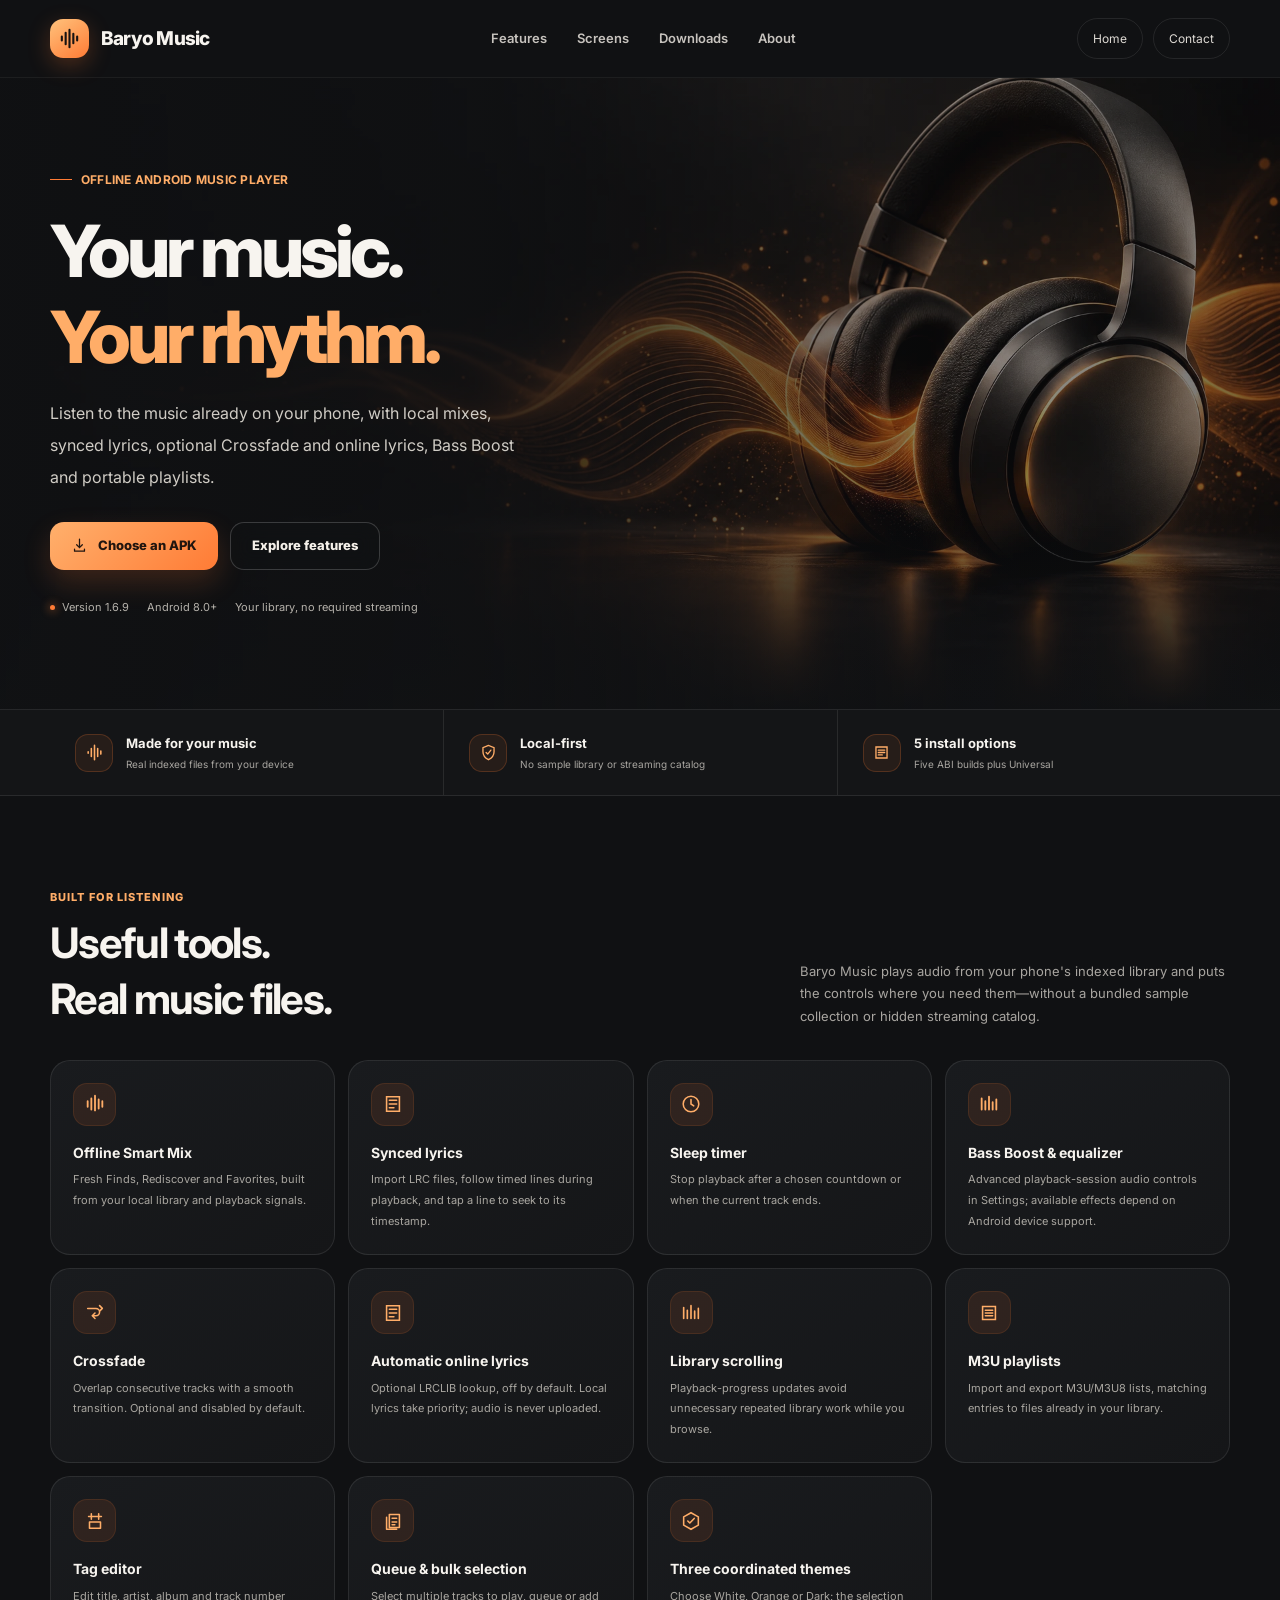
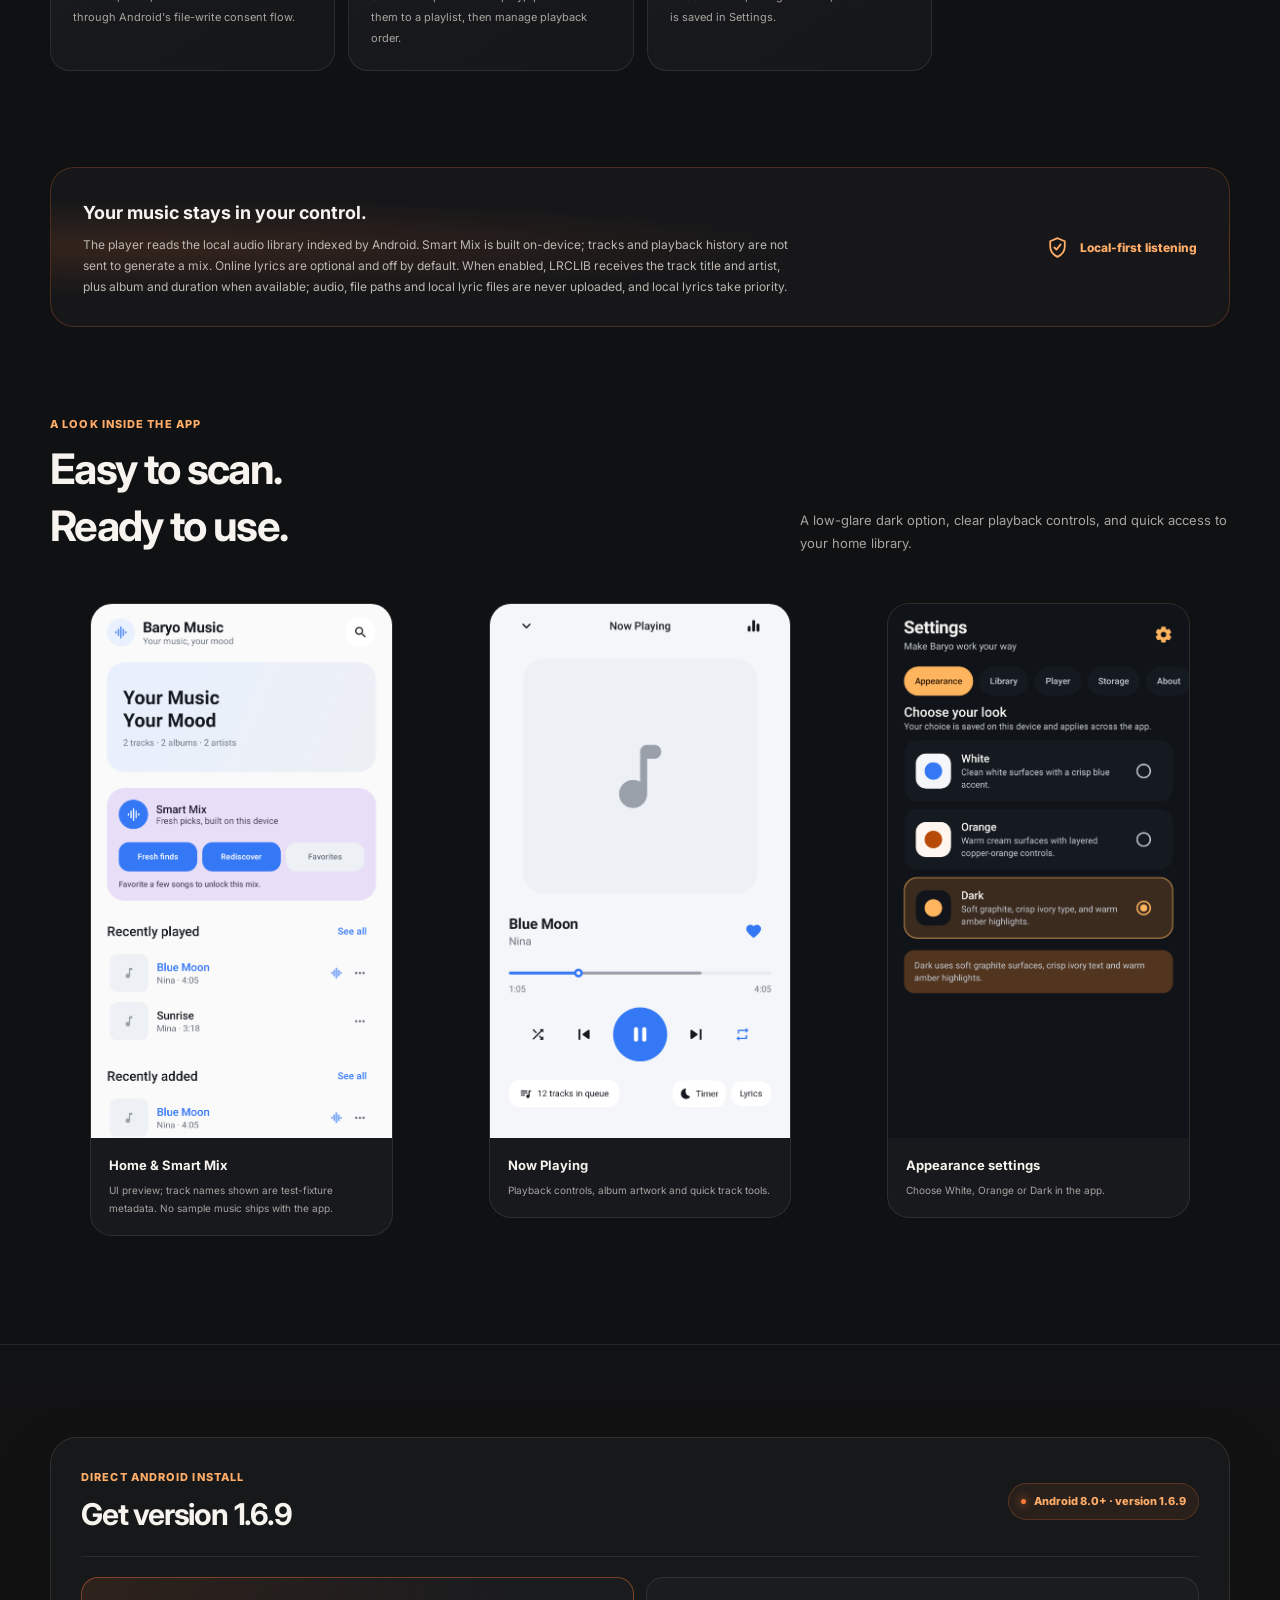
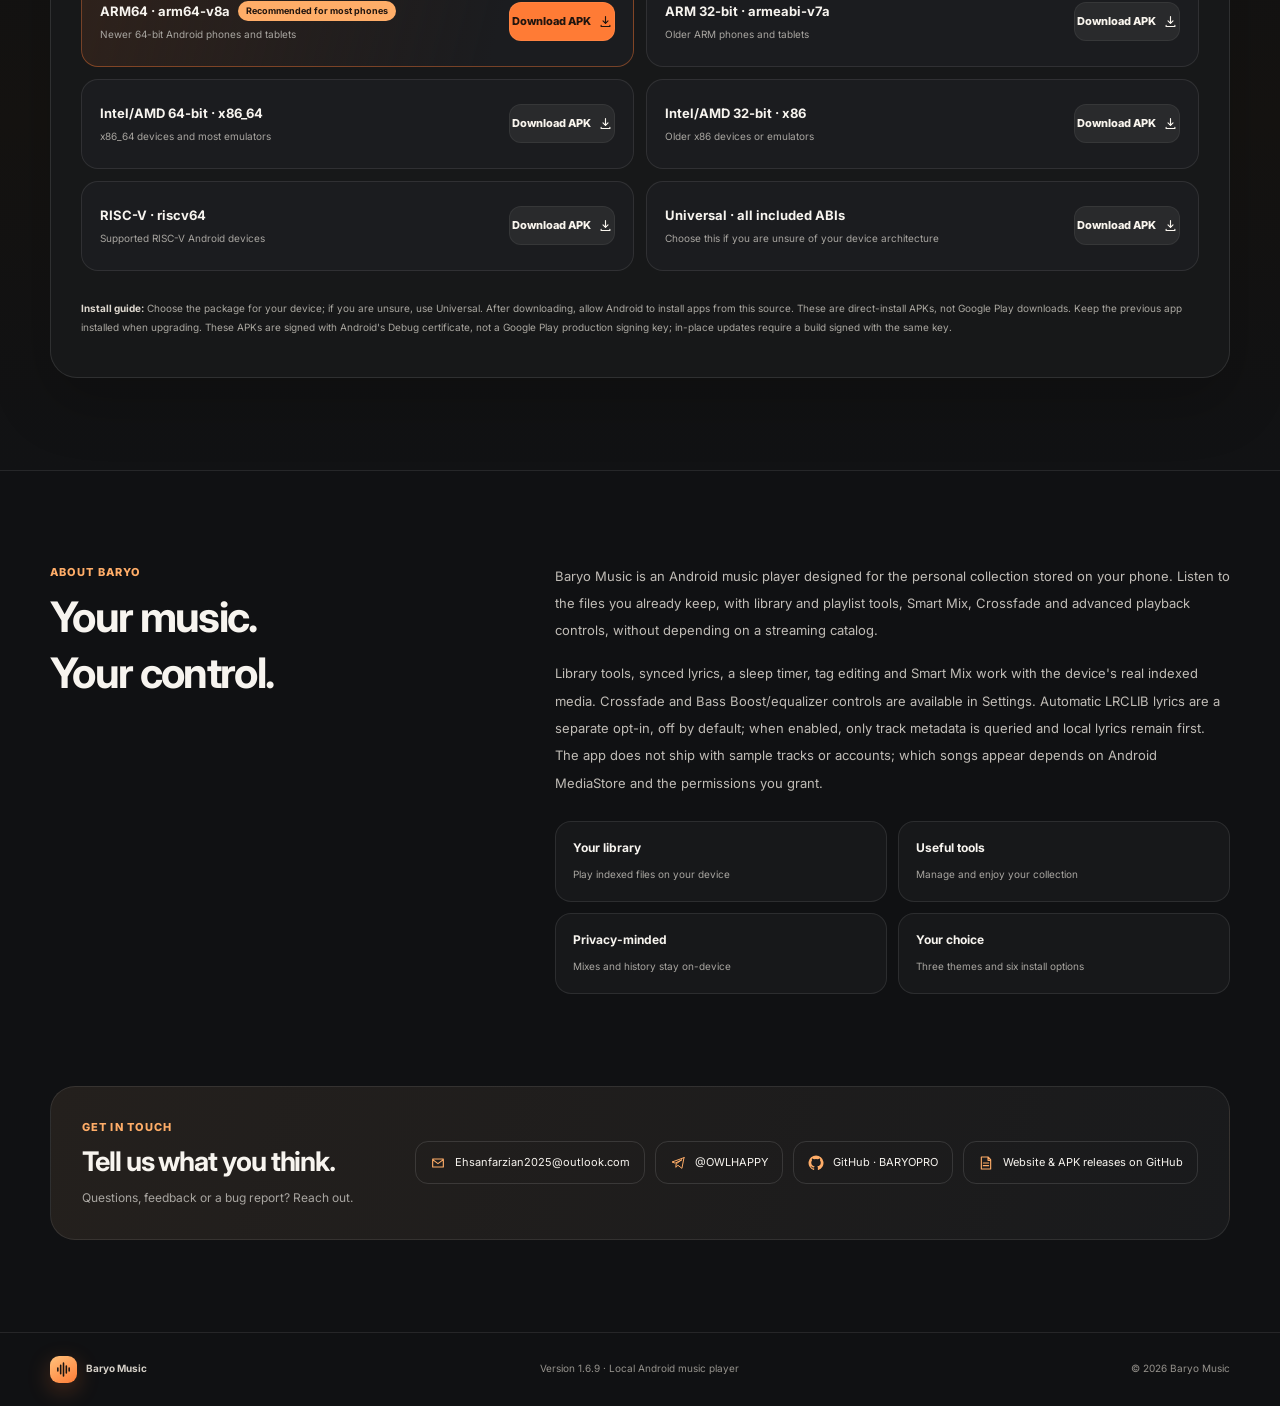
<file: docs/index.html>
<!doctype html>
<html lang="en" dir="ltr">
<head>
  <meta charset="utf-8">
  <meta name="viewport" content="width=device-width, initial-scale=1">
  <meta name="theme-color" content="#111214">
  <title>Baryo Music — Offline Android Music Player</title>
  <meta name="description" content="Baryo Music is a local-first Android player with optional Crossfade and online lyrics, Bass Boost, an equalizer, Smart Mix and playlist tools.">
  <meta name="keywords" content="Baryo Music, Android music player, offline music player, local music library, Smart Mix, M3U playlists">
  <meta property="og:type" content="website">
  <meta property="og:site_name" content="Baryo Music">
  <meta property="og:title" content="Baryo Music — Your music. Your rhythm.">
  <meta property="og:description" content="A local-first Android music player with optional Crossfade and LRCLIB lyrics, Bass Boost, an equalizer and no required streaming catalog.">
  <meta property="og:image" content="https://raw.githubusercontent.com/BARYOPRO/BaryoMusic/main/docs/media/baryo-music-poster.webp">
  <meta name="twitter:card" content="summary_large_image">
  <meta name="twitter:title" content="Baryo Music — Offline Android Music Player">
  <meta name="twitter:description" content="Your library, your controls. Listen locally, with no required streaming catalog.">
  <meta name="twitter:image" content="https://raw.githubusercontent.com/BARYOPRO/BaryoMusic/main/docs/media/baryo-music-poster.webp">
  <link rel="icon" href="favicon.svg" type="image/svg+xml">
  <link rel="preconnect" href="https://fonts.googleapis.com">
  <link rel="preconnect" href="https://fonts.gstatic.com" crossorigin>
  <link href="https://fonts.googleapis.com/css2?family=Inter:wght@400;500;600;700;800&amp;family=Vazirmatn:wght@400;500;600;700;800&amp;display=swap" rel="stylesheet">
  <link rel="stylesheet" href="styles.css">
</head>
<body>
  <header class="topbar">
    <nav class="nav shell" aria-label="Primary navigation">
      <a class="brand" href="#top" aria-label="Baryo Music home">
        <span class="brand-mark" aria-hidden="true"><svg viewBox="0 0 24 24" fill="none"><path d="M4 10v4M8 6v12M12 3v18M16 7v10M20 10v4" stroke="currentColor" stroke-width="2.2" stroke-linecap="round"/></svg></span>
        <span>Baryo Music</span>
      </a>
      <div class="nav-links"><a href="#features">Features</a><a href="#screens">Screens</a><a href="#downloads">Downloads</a><a href="#about">About</a></div>
      <div class="nav-actions"><a class="nav-contact" href="#top" aria-label="Baryo Music home">Home</a><a class="nav-contact" href="#contact">Contact</a></div>
    </nav>
  </header>

  <main id="top">
    <section class="hero" aria-labelledby="hero-title">
      <div class="hero-inner shell">
        <div class="hero-copy">
          <div class="eyebrow">OFFLINE ANDROID MUSIC PLAYER</div>
          <h1 id="hero-title">Your music.<br><span>Your rhythm.</span></h1>
          <p class="hero-lead">Listen to the music already on your phone, with local mixes, synced lyrics, optional Crossfade and online lyrics, Bass Boost and portable playlists.</p>
          <div class="hero-buttons">
            <a class="button button-primary" href="#downloads"><svg viewBox="0 0 24 24" fill="none" aria-hidden="true"><path d="M12 3v12m0 0 4-4m-4 4-4-4M5 17v3h14v-3" stroke="currentColor" stroke-width="1.8" stroke-linecap="round" stroke-linejoin="round"/></svg>Choose an APK</a>
            <a class="button button-quiet" href="#features">Explore features</a>
          </div>
          <div class="hero-meta"><span><i class="dot"></i>Version 1.6.9</span><span>Android 8.0+</span><span>Your library, no required streaming</span></div>
        </div>
      </div>
    </section>

    <div class="quick-strip" aria-label="Key facts">
      <div class="quick-grid shell">
        <div class="quick-item"><span class="quick-icon"><svg viewBox="0 0 24 24" fill="none"><path d="M4 11v2m4-6v10m4-14v18m4-14v10m4-7v4" stroke="currentColor" stroke-width="2" stroke-linecap="round"/></svg></span><div><strong>Made for your music</strong><small>Real indexed files from your device</small></div></div>
        <div class="quick-item"><span class="quick-icon"><svg viewBox="0 0 24 24" fill="none"><path d="M12 3 5 6v5c0 5 3 8 7 10 4-2 7-5 7-10V6l-7-3Z" stroke="currentColor" stroke-width="1.7"/><path d="m9 12 2 2 4-5" stroke="currentColor" stroke-width="1.7" stroke-linecap="round" stroke-linejoin="round"/></svg></span><div><strong>Local-first</strong><small>No sample library or streaming catalog</small></div></div>
        <div class="quick-item"><span class="quick-icon"><svg viewBox="0 0 24 24" fill="none"><path d="M5 5h14v14H5zM8 9h8M8 12h8M8 15h5" stroke="currentColor" stroke-width="1.7" stroke-linecap="round"/></svg></span><div><strong>5 install options</strong><small>Five ABI builds plus Universal</small></div></div>
      </div>
    </div>

    <section class="section shell" id="features" aria-labelledby="features-title">
      <div class="section-head">
        <div><div class="section-kicker">BUILT FOR LISTENING</div><h2 id="features-title">Useful tools.<br>Real music files.</h2></div>
        <p class="section-intro">Baryo Music plays audio from your phone's indexed library and puts the controls where you need them—without a bundled sample collection or hidden streaming catalog.</p>
      </div>
      <div class="feature-grid">
        <article class="feature-card"><span class="feature-icon"><svg viewBox="0 0 24 24" fill="none"><path d="M4 15V9m4 9V6m4 13V3m4 14V7m4 8v-6" stroke="currentColor" stroke-width="2" stroke-linecap="round"/></svg></span><h3>Offline Smart Mix</h3><p>Fresh Finds, Rediscover and Favorites, built from your local library and playback signals.</p></article>
        <article class="feature-card"><span class="feature-icon"><svg viewBox="0 0 24 24" fill="none"><path d="M5 4h14v16H5zM8 8h8M8 12h8M8 16h5" stroke="currentColor" stroke-width="1.7" stroke-linecap="round"/></svg></span><h3>Synced lyrics</h3><p>Import LRC files, follow timed lines during playback, and tap a line to seek to its timestamp.</p></article>
        <article class="feature-card"><span class="feature-icon"><svg viewBox="0 0 24 24" fill="none"><circle cx="12" cy="12" r="8.5" stroke="currentColor" stroke-width="1.7"/><path d="M12 7v5l3 2" stroke="currentColor" stroke-width="1.7" stroke-linecap="round"/></svg></span><h3>Sleep timer</h3><p>Stop playback after a chosen countdown or when the current track ends.</p></article>
        <article class="feature-card"><span class="feature-icon"><svg viewBox="0 0 24 24" fill="none"><path d="M4 18V6m4 12V9m4 9V4m4 14v-8m4 8V7" stroke="currentColor" stroke-width="2" stroke-linecap="round"/></svg></span><h3>Bass Boost &amp; equalizer</h3><p>Advanced playback-session audio controls in Settings; available effects depend on Android device support.</p></article>
        <article class="feature-card"><span class="feature-icon"><svg viewBox="0 0 24 24" fill="none"><path d="M4 7h9a4 4 0 0 1 0 8H9m0 0 3-3m-3 3 3 3M20 7l-3-3m3 3-3 3" stroke="currentColor" stroke-width="1.7" stroke-linecap="round" stroke-linejoin="round"/></svg></span><h3>Crossfade</h3><p>Overlap consecutive tracks with a smooth transition. Optional and disabled by default.</p></article>
        <article class="feature-card"><span class="feature-icon"><svg viewBox="0 0 24 24" fill="none"><path d="M5 4h14v16H5zM8 8h8M8 12h8M8 16h5" stroke="currentColor" stroke-width="1.7" stroke-linecap="round"/></svg></span><h3>Automatic online lyrics</h3><p>Optional LRCLIB lookup, off by default. Local lyrics take priority; audio is never uploaded.</p></article>
        <article class="feature-card"><span class="feature-icon"><svg viewBox="0 0 24 24" fill="none"><path d="M4 18V6m4 12V9m4 9V4m4 14v-8m4 8V7" stroke="currentColor" stroke-width="1.8" stroke-linecap="round"/></svg></span><h3>Library scrolling</h3><p>Playback-progress updates avoid unnecessary repeated library work while you browse.</p></article>
        <article class="feature-card"><span class="feature-icon"><svg viewBox="0 0 24 24" fill="none"><path d="M5 5h14v14H5zM8 9h8M8 12h8M8 15h8" stroke="currentColor" stroke-width="1.7" stroke-linecap="round"/></svg></span><h3>M3U playlists</h3><p>Import and export M3U/M3U8 lists, matching entries to files already in your library.</p></article>
        <article class="feature-card"><span class="feature-icon"><svg viewBox="0 0 24 24" fill="none"><path d="M5 7h14M8 4v6m8-6v6M6 13h12v7H6z" stroke="currentColor" stroke-width="1.7" stroke-linecap="round" stroke-linejoin="round"/></svg></span><h3>Tag editor</h3><p>Edit title, artist, album and track number through Android's file-write consent flow.</p></article>
        <article class="feature-card"><span class="feature-icon"><svg viewBox="0 0 24 24" fill="none"><path d="M8 5h11v14H8zM5 8v13h11M11 9h5m-5 4h5m-5 3h3" stroke="currentColor" stroke-width="1.7" stroke-linecap="round" stroke-linejoin="round"/></svg></span><h3>Queue &amp; bulk selection</h3><p>Select multiple tracks to play, queue or add them to a playlist, then manage playback order.</p></article>
        <article class="feature-card"><span class="feature-icon"><svg viewBox="0 0 24 24" fill="none"><path d="M12 3 20 7.5v9L12 21l-8-4.5v-9L12 3Z" stroke="currentColor" stroke-width="1.7"/><path d="m8.5 12 2.2 2.2 4.8-5" stroke="currentColor" stroke-width="1.7" stroke-linecap="round" stroke-linejoin="round"/></svg></span><h3>Three coordinated themes</h3><p>Choose White, Orange or Dark; the selection is saved in Settings.</p></article>
      </div>
    </section>

    <section class="privacy-band shell" aria-label="Privacy and local library">
      <div class="privacy-panel"><div><h3>Your music stays in your control.</h3><p>The player reads the local audio library indexed by Android. Smart Mix is built on-device; tracks and playback history are not sent to generate a mix. Online lyrics are optional and off by default. When enabled, LRCLIB receives the track title and artist, plus album and duration when available; audio, file paths and local lyric files are never uploaded, and local lyrics take priority.</p></div><div class="privacy-badge"><svg viewBox="0 0 24 24" fill="none" aria-hidden="true"><path d="M12 3 5 6v5c0 5 3 8 7 10 4-2 7-5 7-10V6l-7-3Z" stroke="currentColor" stroke-width="1.7"/><path d="m9 12 2 2 4-5" stroke="currentColor" stroke-width="1.7" stroke-linecap="round" stroke-linejoin="round"/></svg>Local-first listening</div></div>
    </section>

    <section class="section shell" id="screens" aria-labelledby="screens-title" style="padding-top:0">
      <div class="section-head"><div><div class="section-kicker">A LOOK INSIDE THE APP</div><h2 id="screens-title">Easy to scan.<br>Ready to use.</h2></div><p class="section-intro">A low-glare dark option, clear playback controls, and quick access to your home library.</p></div>
      <div class="previews">
        <figure class="preview-card"><div class="preview-frame"><img src="media/home-preview.png" alt="Baryo Music home screen with the Smart Mix card"></div><figcaption class="preview-caption"><strong>Home &amp; Smart Mix</strong><span>UI preview; track names shown are test-fixture metadata. No sample music ships with the app.</span></figcaption></figure>
        <figure class="preview-card"><div class="preview-frame"><img src="media/now-playing-preview.png" alt="Baryo Music Now Playing screen"></div><figcaption class="preview-caption"><strong>Now Playing</strong><span>Playback controls, album artwork and quick track tools.</span></figcaption></figure>
        <figure class="preview-card"><div class="preview-frame"><img src="media/dark-theme-preview.png" alt="Baryo Music appearance settings showing the Dark theme"></div><figcaption class="preview-caption"><strong>Appearance settings</strong><span>Choose White, Orange or Dark in the app.</span></figcaption></figure>
      </div>
    </section>

    <section class="downloads" id="downloads" aria-labelledby="downloads-title">
      <div class="shell"><div class="download-panel">
        <div class="download-top"><div><div class="section-kicker">DIRECT ANDROID INSTALL</div><h2 id="downloads-title">Get version 1.6.9</h2></div><span class="version-pill"><i class="dot"></i>Android 8.0+ · version 1.6.9</span></div>
        <div class="download-grid">
          <article class="download-card featured"><div class="download-info"><strong>ARM64 · arm64-v8a <span class="recommended">Recommended for most phones</span></strong><small>Newer 64-bit Android phones and tablets</small></div><a class="download-action" href="https://github.com/BARYOPRO/BaryoMusic/releases/download/v1.6.9/BaryoMusic-1.6.9-arm64-v8a-release.apk" download aria-label="Download Baryo Music version 1.6.9 for arm64-v8a">Download APK <svg viewBox="0 0 24 24" fill="none" aria-hidden="true"><path d="M12 4v11m0 0 4-4m-4 4-4-4M5 18v2h14v-2" stroke="currentColor" stroke-width="1.8" stroke-linecap="round" stroke-linejoin="round"/></svg></a></article>
          <article class="download-card"><div class="download-info"><strong>ARM 32-bit · armeabi-v7a</strong><small>Older ARM phones and tablets</small></div><a class="download-action" href="https://github.com/BARYOPRO/BaryoMusic/releases/download/v1.6.9/BaryoMusic-1.6.9-armeabi-v7a-release.apk" download aria-label="Download Baryo Music version 1.6.9 for armeabi-v7a">Download APK <svg viewBox="0 0 24 24" fill="none" aria-hidden="true"><path d="M12 4v11m0 0 4-4m-4 4-4-4M5 18v2h14v-2" stroke="currentColor" stroke-width="1.8" stroke-linecap="round" stroke-linejoin="round"/></svg></a></article>
          <article class="download-card"><div class="download-info"><strong>Intel/AMD 64-bit · x86_64</strong><small>x86_64 devices and most emulators</small></div><a class="download-action" href="https://github.com/BARYOPRO/BaryoMusic/releases/download/v1.6.9/BaryoMusic-1.6.9-x86_64-release.apk" download aria-label="Download Baryo Music version 1.6.9 for x86_64">Download APK <svg viewBox="0 0 24 24" fill="none" aria-hidden="true"><path d="M12 4v11m0 0 4-4m-4 4-4-4M5 18v2h14v-2" stroke="currentColor" stroke-width="1.8" stroke-linecap="round" stroke-linejoin="round"/></svg></a></article>
          <article class="download-card"><div class="download-info"><strong>Intel/AMD 32-bit · x86</strong><small>Older x86 devices or emulators</small></div><a class="download-action" href="https://github.com/BARYOPRO/BaryoMusic/releases/download/v1.6.9/BaryoMusic-1.6.9-x86-release.apk" download aria-label="Download Baryo Music version 1.6.9 for x86">Download APK <svg viewBox="0 0 24 24" fill="none" aria-hidden="true"><path d="M12 4v11m0 0 4-4m-4 4-4-4M5 18v2h14v-2" stroke="currentColor" stroke-width="1.8" stroke-linecap="round" stroke-linejoin="round"/></svg></a></article>
          <article class="download-card"><div class="download-info"><strong>RISC-V · riscv64</strong><small>Supported RISC-V Android devices</small></div><a class="download-action" href="https://github.com/BARYOPRO/BaryoMusic/releases/download/v1.6.9/BaryoMusic-1.6.9-riscv64-release.apk" download aria-label="Download Baryo Music version 1.6.9 for riscv64">Download APK <svg viewBox="0 0 24 24" fill="none" aria-hidden="true"><path d="M12 4v11m0 0 4-4m-4 4-4-4M5 18v2h14v-2" stroke="currentColor" stroke-width="1.8" stroke-linecap="round" stroke-linejoin="round"/></svg></a></article>
          <article class="download-card"><div class="download-info"><strong>Universal · all included ABIs</strong><small>Choose this if you are unsure of your device architecture</small></div><a class="download-action" href="https://github.com/BARYOPRO/BaryoMusic/releases/download/v1.6.9/BaryoMusic-1.6.9-universal-release.apk" download aria-label="Download the universal Baryo Music version 1.6.9 APK">Download APK <svg viewBox="0 0 24 24" fill="none" aria-hidden="true"><path d="M12 4v11m0 0 4-4m-4 4-4-4M5 18v2h14v-2" stroke="currentColor" stroke-width="1.8" stroke-linecap="round" stroke-linejoin="round"/></svg></a></article>
        </div>
        <p class="download-note"><strong>Install guide:</strong> Choose the package for your device; if you are unsure, use Universal. After downloading, allow Android to install apps from this source. These are direct-install APKs, not Google Play downloads. Keep the previous app installed when upgrading. These APKs are signed with Android's Debug certificate, not a Google Play production signing key; in-place updates require a build signed with the same key.</p>
      </div></div>
    </section>

    <section class="section shell" id="about" aria-labelledby="about-title">
      <div class="about-grid"><div class="about-title"><div class="section-kicker">ABOUT BARYO</div><h2 id="about-title">Your music.<br>Your control.</h2></div><div class="about-copy"><p>Baryo Music is an Android music player designed for the personal collection stored on your phone. Listen to the files you already keep, with library and playlist tools, Smart Mix, Crossfade and advanced playback controls, without depending on a streaming catalog.</p><p>Library tools, synced lyrics, a sleep timer, tag editing and Smart Mix work with the device's real indexed media. Crossfade and Bass Boost/equalizer controls are available in Settings. Automatic LRCLIB lyrics are a separate opt-in, off by default; when enabled, only track metadata is queried and local lyrics remain first. The app does not ship with sample tracks or accounts; which songs appear depends on Android MediaStore and the permissions you grant.</p><div class="about-values"><div class="value"><strong>Your library</strong><span>Play indexed files on your device</span></div><div class="value"><strong>Useful tools</strong><span>Manage and enjoy your collection</span></div><div class="value"><strong>Privacy-minded</strong><span>Mixes and history stay on-device</span></div><div class="value"><strong>Your choice</strong><span>Three themes and six install options</span></div></div></div></div>
    </section>

    <section class="contact-section shell" id="contact" aria-labelledby="contact-title">
      <div class="contact-box"><div><div class="section-kicker">GET IN TOUCH</div><h2 id="contact-title">Tell us what you think.</h2><p>Questions, feedback or a bug report? Reach out.</p></div><div class="contact-links">
        <a class="contact-link" href="mailto:Ehsanfarzian2025@outlook.com" aria-label="Email Ehsanfarzian2025@outlook.com"><svg viewBox="0 0 24 24" fill="none" aria-hidden="true"><path d="M4 6h16v12H4zM4 7l8 6 8-6" stroke="currentColor" stroke-width="1.7" stroke-linecap="round" stroke-linejoin="round"/></svg>Ehsanfarzian2025@outlook.com</a>
        <a class="contact-link" href="https://t.me/OWLHAPPY" target="_blank" rel="noopener noreferrer" aria-label="Contact OWLHAPPY on Telegram"><svg viewBox="0 0 24 24" fill="none" aria-hidden="true"><path d="m21 4-3.1 16-6-4.6-3.2 3.1.6-5.3L18 7l-10.3 5.2L3 10.5 21 4Z" stroke="currentColor" stroke-width="1.5" stroke-linecap="round" stroke-linejoin="round"/></svg>@OWLHAPPY</a>
        <a class="contact-link" href="https://github.com/BARYOPRO" target="_blank" rel="noopener noreferrer" aria-label="BARYOPRO GitHub profile"><svg viewBox="0 0 24 24" fill="none" aria-hidden="true"><path d="M12 .8a11.2 11.2 0 0 0-3.54 21.83c.56.1.77-.25.77-.54v-2.08c-3.12.67-3.78-1.33-3.78-1.33-.51-1.3-1.24-1.66-1.24-1.66-1.02-.7.07-.69.07-.69 1.12.08 1.71 1.15 1.71 1.15 1 1.7 2.62 1.22 3.26.93.1-.72.39-1.22.71-1.5-2.49-.28-5.1-1.25-5.1-5.55 0-1.23.44-2.23 1.15-3.01-.11-.28-.5-1.42.11-2.96 0 0 .94-.3 3.08 1.17a10.7 10.7 0 0 1 5.6 0c2.14-1.47 3.08-1.17 3.08-1.17.62 1.54.23 2.68.12 2.96.72.78 1.15 1.78 1.15 3.01 0 4.31-2.62 5.27-5.12 5.55.4.34.77 1.04.77 2.09v3.1c0 .3.2.65.77.54A11.2 11.2 0 0 0 12 .8Z" fill="currentColor"/></svg>GitHub · BARYOPRO</a><a class="contact-link" href="https://github.com/BARYOPRO/BaryoMusic" target="_blank" rel="noopener noreferrer" aria-label="Baryo Music website and APK releases on GitHub"><svg viewBox="0 0 24 24" fill="none" aria-hidden="true"><path d="M5 3h10l4 4v14H5zM15 3v5h4M8 12h8M8 16h8" stroke="currentColor" stroke-width="1.7" stroke-linecap="round" stroke-linejoin="round"/></svg>Website &amp; APK releases on GitHub</a>
      </div></div>
    </section>
  </main>

  <footer><div class="footer-inner shell"><a class="footer-brand" href="#top"><span class="brand-mark" aria-hidden="true"><svg viewBox="0 0 24 24" fill="none"><path d="M4 10v4M8 6v12M12 3v18M16 7v10M20 10v4" stroke="currentColor" stroke-width="2.2" stroke-linecap="round"/></svg></span>Baryo Music</a><span>Version 1.6.9 · Local Android music player</span><span>© 2026 Baryo Music</span></div></footer>
  <a class="button button-primary mobile-cta" href="#downloads">Get version 1.6.9</a>
</body>
</html>
</file>
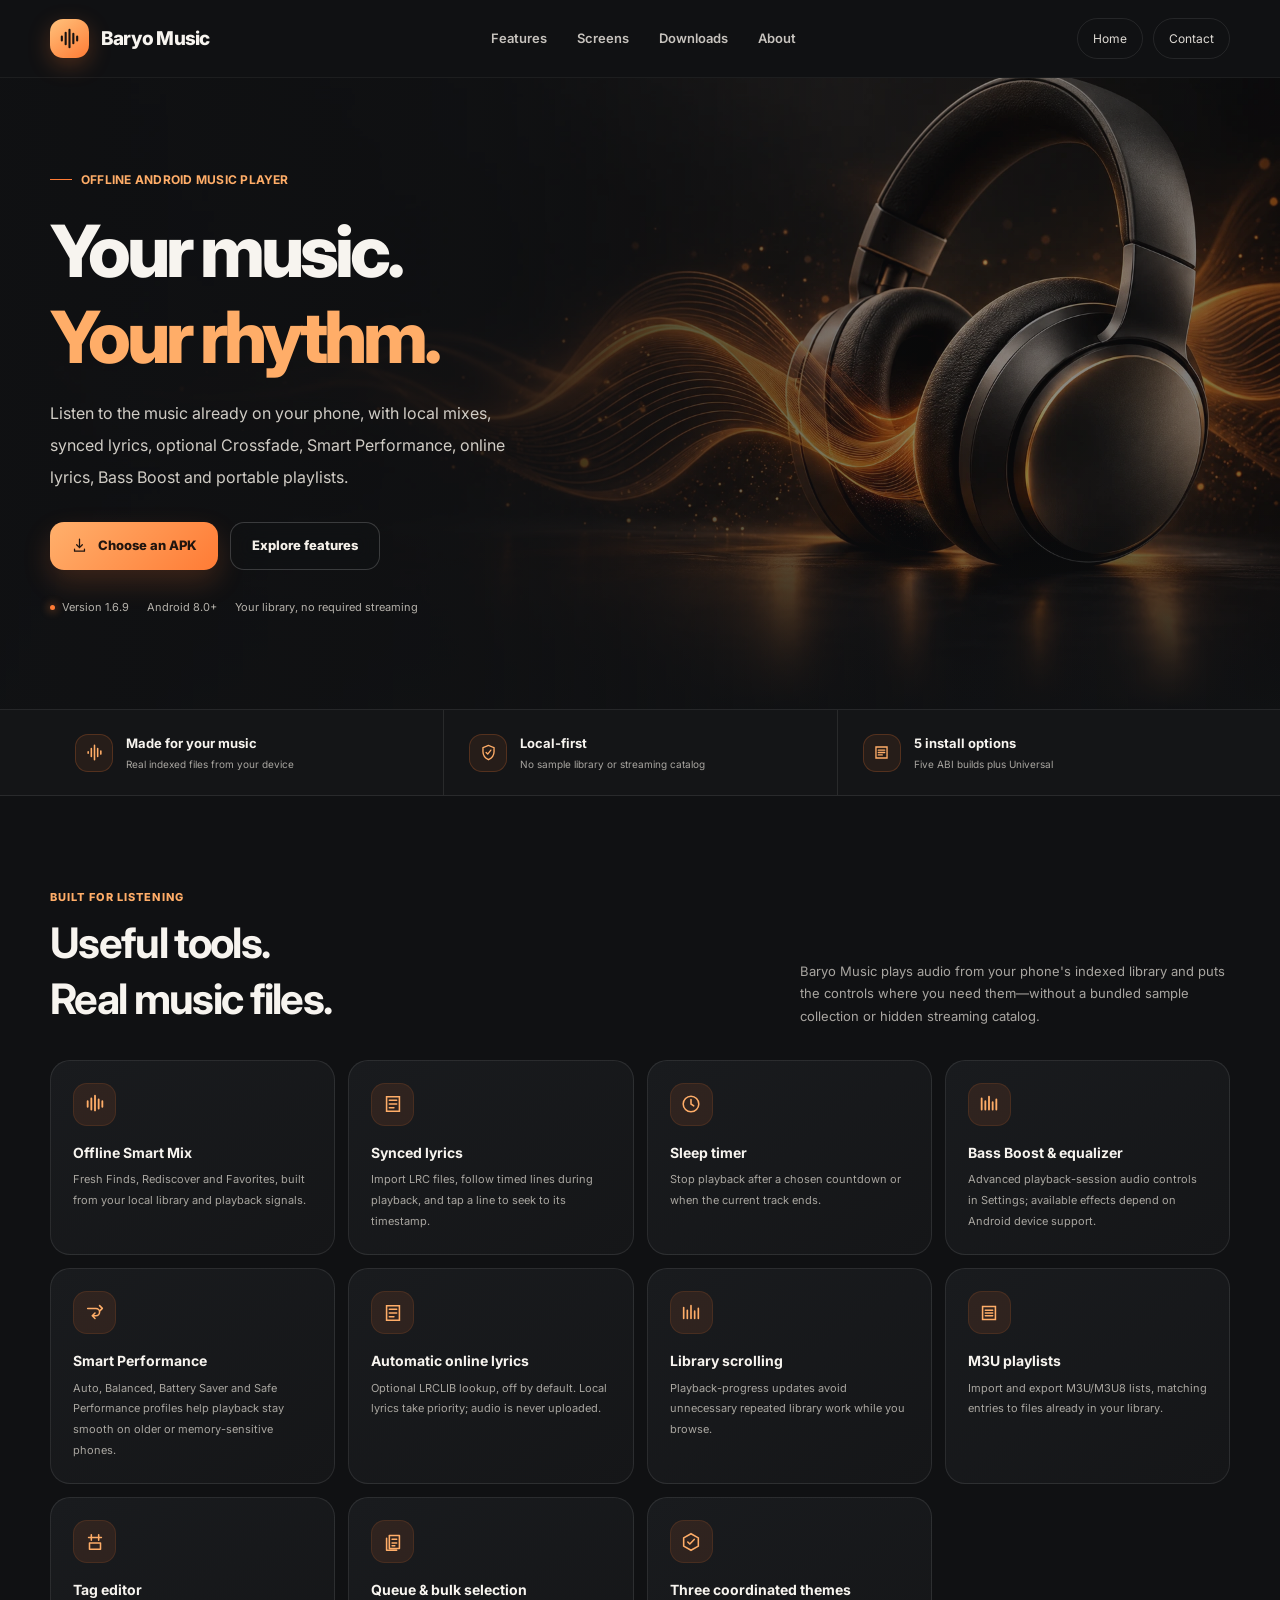
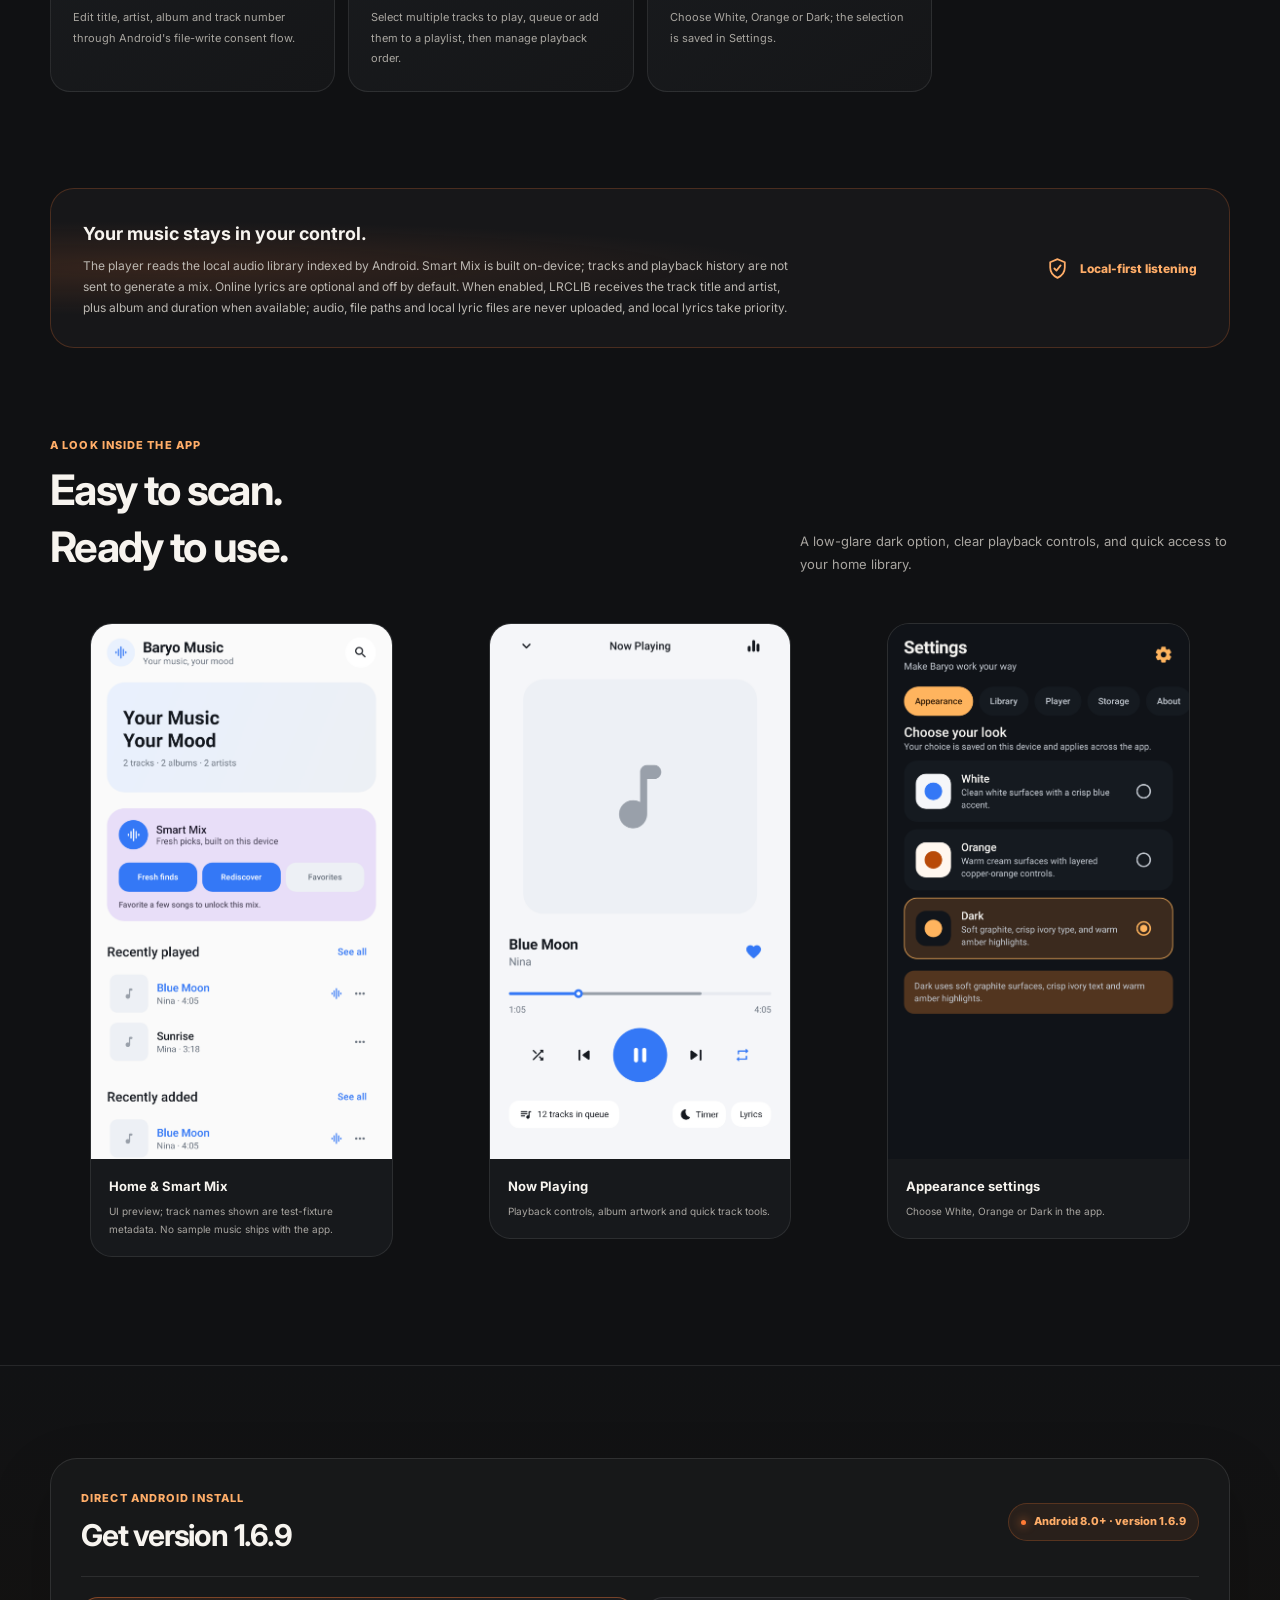
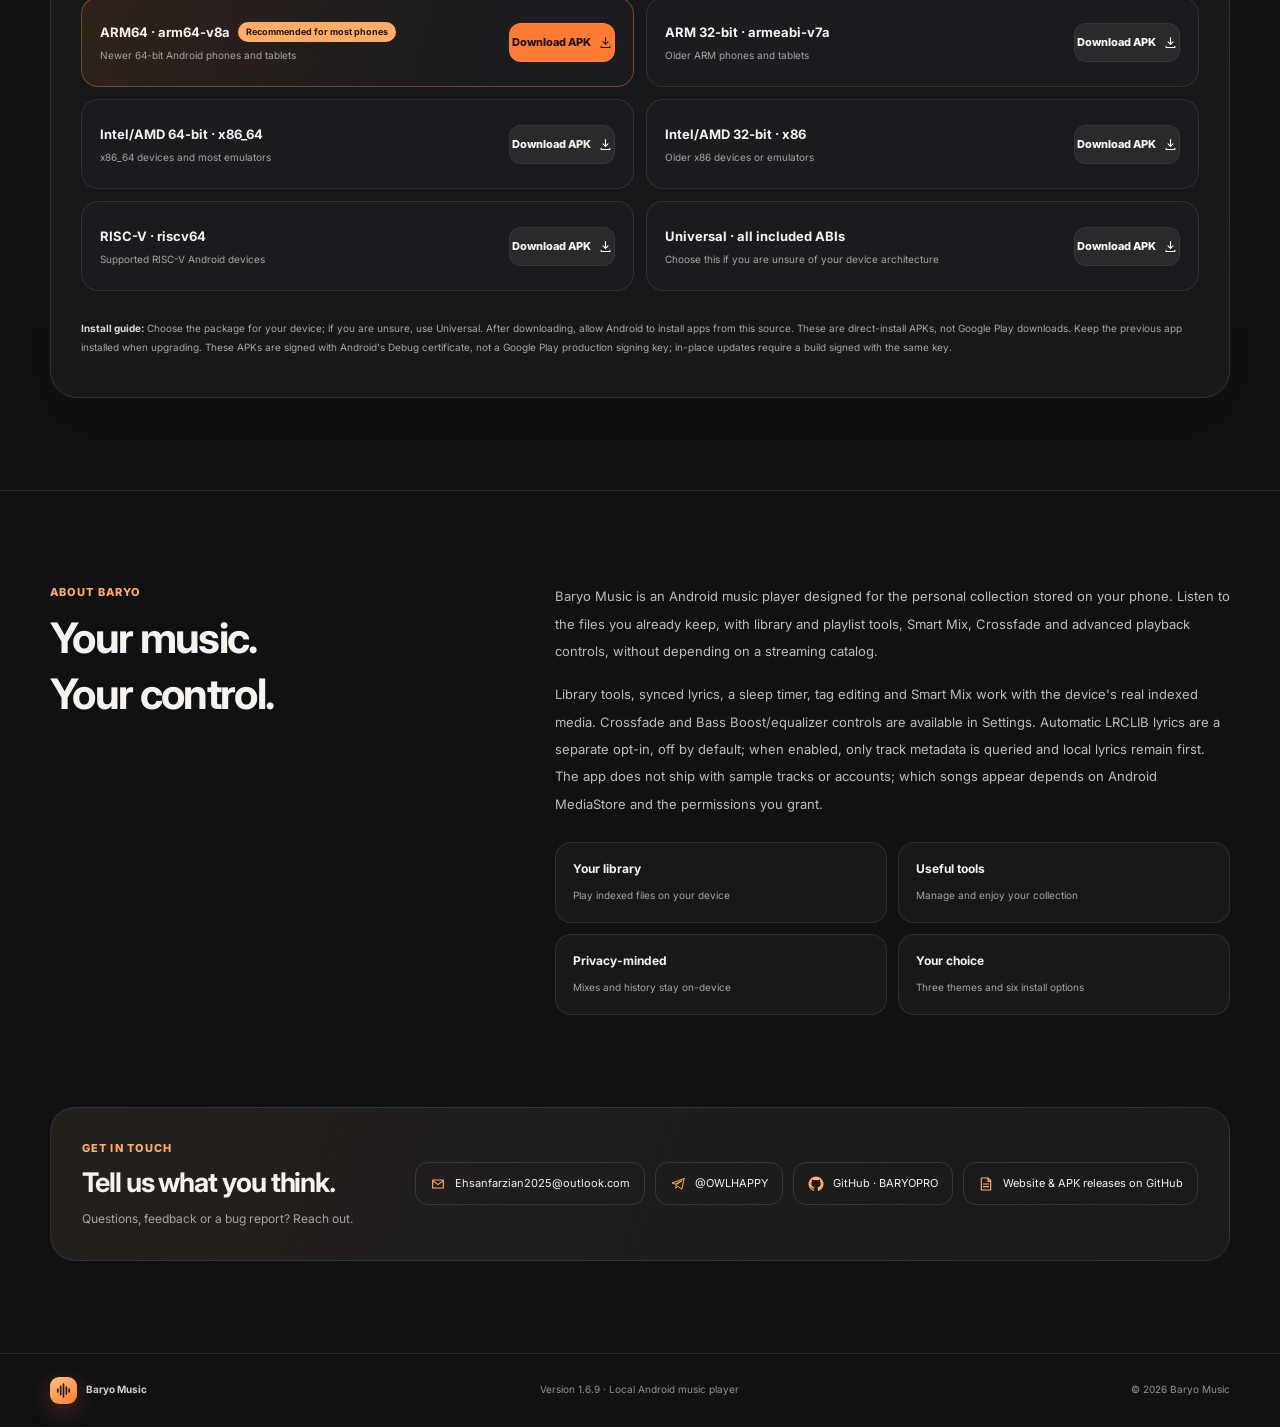
<file: docs/en/index.html>
<!doctype html>
<html lang="en" dir="ltr">
<head>
  <meta charset="utf-8">
  <meta name="viewport" content="width=device-width, initial-scale=1">
  <meta name="theme-color" content="#111214">
  <title>Baryo Music — Offline Android Music Player</title>
  <meta name="description" content="Baryo Music is a local-first Android player with optional Crossfade and online lyrics, Bass Boost, an equalizer, Smart Mix and playlist tools.">
  <meta name="keywords" content="Baryo Music, Android music player, offline music player, local music library, Smart Mix, M3U playlists">
  <meta property="og:type" content="website">
  <meta property="og:site_name" content="Baryo Music">
  <meta property="og:title" content="Baryo Music — Your music. Your rhythm.">
  <meta property="og:description" content="A local-first Android music player with optional Crossfade and LRCLIB lyrics, Bass Boost, an equalizer and no required streaming catalog.">
  <meta property="og:image" content="https://raw.githubusercontent.com/BARYOPRO/BaryoMusic/main/docs/media/baryo-music-poster.webp">
  <meta name="twitter:card" content="summary_large_image">
  <meta name="twitter:title" content="Baryo Music — Offline Android Music Player">
  <meta name="twitter:description" content="Your library, your controls. Listen locally, with no required streaming catalog.">
  <meta name="twitter:image" content="https://raw.githubusercontent.com/BARYOPRO/BaryoMusic/main/docs/media/baryo-music-poster.webp">
  <link rel="icon" href="../favicon.svg" type="image/svg+xml">
  <link rel="preconnect" href="https://fonts.googleapis.com">
  <link rel="preconnect" href="https://fonts.gstatic.com" crossorigin>
  <link href="https://fonts.googleapis.com/css2?family=Inter:wght@400;500;600;700;800&amp;family=Vazirmatn:wght@400;500;600;700;800&amp;display=swap" rel="stylesheet">
  <link rel="stylesheet" href="../styles.css">
</head>
<body>
  <header class="topbar">
    <nav class="nav shell" aria-label="Primary navigation">
      <a class="brand" href="#top" aria-label="Baryo Music home">
        <span class="brand-mark" aria-hidden="true"><svg viewBox="0 0 24 24" fill="none"><path d="M4 10v4M8 6v12M12 3v18M16 7v10M20 10v4" stroke="currentColor" stroke-width="2.2" stroke-linecap="round"/></svg></span>
        <span>Baryo Music</span>
      </a>
      <div class="nav-links"><a href="#features">Features</a><a href="#screens">Screens</a><a href="#downloads">Downloads</a><a href="#about">About</a></div>
      <div class="nav-actions"><a class="nav-contact" href="../" aria-label="Baryo Music home">Home</a><a class="nav-contact" href="#contact">Contact</a></div>
    </nav>
  </header>

  <main id="top">
    <section class="hero" aria-labelledby="hero-title">
      <div class="hero-inner shell">
        <div class="hero-copy">
          <div class="eyebrow">OFFLINE ANDROID MUSIC PLAYER</div>
          <h1 id="hero-title">Your music.<br><span>Your rhythm.</span></h1>
          <p class="hero-lead">Listen to the music already on your phone, with local mixes, synced lyrics, optional Crossfade, Smart Performance, online lyrics, Bass Boost and portable playlists.</p>
          <div class="hero-buttons">
            <a class="button button-primary" href="#downloads"><svg viewBox="0 0 24 24" fill="none" aria-hidden="true"><path d="M12 3v12m0 0 4-4m-4 4-4-4M5 17v3h14v-3" stroke="currentColor" stroke-width="1.8" stroke-linecap="round" stroke-linejoin="round"/></svg>Choose an APK</a>
            <a class="button button-quiet" href="#features">Explore features</a>
          </div>
          <div class="hero-meta"><span><i class="dot"></i>Version 1.6.9</span><span>Android 8.0+</span><span>Your library, no required streaming</span></div>
        </div>
      </div>
    </section>

    <div class="quick-strip" aria-label="Key facts">
      <div class="quick-grid shell">
        <div class="quick-item"><span class="quick-icon"><svg viewBox="0 0 24 24" fill="none"><path d="M4 11v2m4-6v10m4-14v18m4-14v10m4-7v4" stroke="currentColor" stroke-width="2" stroke-linecap="round"/></svg></span><div><strong>Made for your music</strong><small>Real indexed files from your device</small></div></div>
        <div class="quick-item"><span class="quick-icon"><svg viewBox="0 0 24 24" fill="none"><path d="M12 3 5 6v5c0 5 3 8 7 10 4-2 7-5 7-10V6l-7-3Z" stroke="currentColor" stroke-width="1.7"/><path d="m9 12 2 2 4-5" stroke="currentColor" stroke-width="1.7" stroke-linecap="round" stroke-linejoin="round"/></svg></span><div><strong>Local-first</strong><small>No sample library or streaming catalog</small></div></div>
        <div class="quick-item"><span class="quick-icon"><svg viewBox="0 0 24 24" fill="none"><path d="M5 5h14v14H5zM8 9h8M8 12h8M8 15h5" stroke="currentColor" stroke-width="1.7" stroke-linecap="round"/></svg></span><div><strong>5 install options</strong><small>Five ABI builds plus Universal</small></div></div>
      </div>
    </div>

    <section class="section shell" id="features" aria-labelledby="features-title">
      <div class="section-head">
        <div><div class="section-kicker">BUILT FOR LISTENING</div><h2 id="features-title">Useful tools.<br>Real music files.</h2></div>
        <p class="section-intro">Baryo Music plays audio from your phone's indexed library and puts the controls where you need them—without a bundled sample collection or hidden streaming catalog.</p>
      </div>
      <div class="feature-grid">
        <article class="feature-card"><span class="feature-icon"><svg viewBox="0 0 24 24" fill="none"><path d="M4 15V9m4 9V6m4 13V3m4 14V7m4 8v-6" stroke="currentColor" stroke-width="2" stroke-linecap="round"/></svg></span><h3>Offline Smart Mix</h3><p>Fresh Finds, Rediscover and Favorites, built from your local library and playback signals.</p></article>
        <article class="feature-card"><span class="feature-icon"><svg viewBox="0 0 24 24" fill="none"><path d="M5 4h14v16H5zM8 8h8M8 12h8M8 16h5" stroke="currentColor" stroke-width="1.7" stroke-linecap="round"/></svg></span><h3>Synced lyrics</h3><p>Import LRC files, follow timed lines during playback, and tap a line to seek to its timestamp.</p></article>
        <article class="feature-card"><span class="feature-icon"><svg viewBox="0 0 24 24" fill="none"><circle cx="12" cy="12" r="8.5" stroke="currentColor" stroke-width="1.7"/><path d="M12 7v5l3 2" stroke="currentColor" stroke-width="1.7" stroke-linecap="round"/></svg></span><h3>Sleep timer</h3><p>Stop playback after a chosen countdown or when the current track ends.</p></article>
        <article class="feature-card"><span class="feature-icon"><svg viewBox="0 0 24 24" fill="none"><path d="M4 18V6m4 12V9m4 9V4m4 14v-8m4 8V7" stroke="currentColor" stroke-width="2" stroke-linecap="round"/></svg></span><h3>Bass Boost &amp; equalizer</h3><p>Advanced playback-session audio controls in Settings; available effects depend on Android device support.</p></article>
        <article class="feature-card"><span class="feature-icon"><svg viewBox="0 0 24 24" fill="none"><path d="M4 7h9a4 4 0 0 1 0 8H9m0 0 3-3m-3 3 3 3M20 7l-3-3m3 3-3 3" stroke="currentColor" stroke-width="1.7" stroke-linecap="round" stroke-linejoin="round"/></svg></span><h3>Smart Performance</h3><p>Auto, Balanced, Battery Saver and Safe Performance profiles help playback stay smooth on older or memory-sensitive phones.</p></article>
        <article class="feature-card"><span class="feature-icon"><svg viewBox="0 0 24 24" fill="none"><path d="M5 4h14v16H5zM8 8h8M8 12h8M8 16h5" stroke="currentColor" stroke-width="1.7" stroke-linecap="round"/></svg></span><h3>Automatic online lyrics</h3><p>Optional LRCLIB lookup, off by default. Local lyrics take priority; audio is never uploaded.</p></article>
        <article class="feature-card"><span class="feature-icon"><svg viewBox="0 0 24 24" fill="none"><path d="M4 18V6m4 12V9m4 9V4m4 14v-8m4 8V7" stroke="currentColor" stroke-width="1.8" stroke-linecap="round"/></svg></span><h3>Library scrolling</h3><p>Playback-progress updates avoid unnecessary repeated library work while you browse.</p></article>
        <article class="feature-card"><span class="feature-icon"><svg viewBox="0 0 24 24" fill="none"><path d="M5 5h14v14H5zM8 9h8M8 12h8M8 15h8" stroke="currentColor" stroke-width="1.7" stroke-linecap="round"/></svg></span><h3>M3U playlists</h3><p>Import and export M3U/M3U8 lists, matching entries to files already in your library.</p></article>
        <article class="feature-card"><span class="feature-icon"><svg viewBox="0 0 24 24" fill="none"><path d="M5 7h14M8 4v6m8-6v6M6 13h12v7H6z" stroke="currentColor" stroke-width="1.7" stroke-linecap="round" stroke-linejoin="round"/></svg></span><h3>Tag editor</h3><p>Edit title, artist, album and track number through Android's file-write consent flow.</p></article>
        <article class="feature-card"><span class="feature-icon"><svg viewBox="0 0 24 24" fill="none"><path d="M8 5h11v14H8zM5 8v13h11M11 9h5m-5 4h5m-5 3h3" stroke="currentColor" stroke-width="1.7" stroke-linecap="round" stroke-linejoin="round"/></svg></span><h3>Queue &amp; bulk selection</h3><p>Select multiple tracks to play, queue or add them to a playlist, then manage playback order.</p></article>
        <article class="feature-card"><span class="feature-icon"><svg viewBox="0 0 24 24" fill="none"><path d="M12 3 20 7.5v9L12 21l-8-4.5v-9L12 3Z" stroke="currentColor" stroke-width="1.7"/><path d="m8.5 12 2.2 2.2 4.8-5" stroke="currentColor" stroke-width="1.7" stroke-linecap="round" stroke-linejoin="round"/></svg></span><h3>Three coordinated themes</h3><p>Choose White, Orange or Dark; the selection is saved in Settings.</p></article>
      </div>
    </section>

    <section class="privacy-band shell" aria-label="Privacy and local library">
      <div class="privacy-panel"><div><h3>Your music stays in your control.</h3><p>The player reads the local audio library indexed by Android. Smart Mix is built on-device; tracks and playback history are not sent to generate a mix. Online lyrics are optional and off by default. When enabled, LRCLIB receives the track title and artist, plus album and duration when available; audio, file paths and local lyric files are never uploaded, and local lyrics take priority.</p></div><div class="privacy-badge"><svg viewBox="0 0 24 24" fill="none" aria-hidden="true"><path d="M12 3 5 6v5c0 5 3 8 7 10 4-2 7-5 7-10V6l-7-3Z" stroke="currentColor" stroke-width="1.7"/><path d="m9 12 2 2 4-5" stroke="currentColor" stroke-width="1.7" stroke-linecap="round" stroke-linejoin="round"/></svg>Local-first listening</div></div>
    </section>

    <section class="section shell" id="screens" aria-labelledby="screens-title" style="padding-top:0">
      <div class="section-head"><div><div class="section-kicker">A LOOK INSIDE THE APP</div><h2 id="screens-title">Easy to scan.<br>Ready to use.</h2></div><p class="section-intro">A low-glare dark option, clear playback controls, and quick access to your home library.</p></div>
      <div class="previews">
        <figure class="preview-card"><div class="preview-frame"><img src="../media/home-preview.png" alt="Baryo Music home screen with the Smart Mix card"></div><figcaption class="preview-caption"><strong>Home &amp; Smart Mix</strong><span>UI preview; track names shown are test-fixture metadata. No sample music ships with the app.</span></figcaption></figure>
        <figure class="preview-card"><div class="preview-frame"><img src="../media/now-playing-preview.png" alt="Baryo Music Now Playing screen"></div><figcaption class="preview-caption"><strong>Now Playing</strong><span>Playback controls, album artwork and quick track tools.</span></figcaption></figure>
        <figure class="preview-card"><div class="preview-frame"><img src="../media/dark-theme-preview.png" alt="Baryo Music appearance settings showing the Dark theme"></div><figcaption class="preview-caption"><strong>Appearance settings</strong><span>Choose White, Orange or Dark in the app.</span></figcaption></figure>
      </div>
    </section>

    <section class="downloads" id="downloads" aria-labelledby="downloads-title">
      <div class="shell"><div class="download-panel">
        <div class="download-top"><div><div class="section-kicker">DIRECT ANDROID INSTALL</div><h2 id="downloads-title">Get version 1.6.9</h2></div><span class="version-pill"><i class="dot"></i>Android 8.0+ · version 1.6.9</span></div>
        <div class="download-grid">
          <article class="download-card featured"><div class="download-info"><strong>ARM64 · arm64-v8a <span class="recommended">Recommended for most phones</span></strong><small>Newer 64-bit Android phones and tablets</small></div><a class="download-action" href="https://github.com/BARYOPRO/BaryoMusic/releases/download/v1.6.9/BaryoMusic-1.6.9-arm64-v8a-release.apk" download aria-label="Download Baryo Music version 1.6.9 for arm64-v8a">Download APK <svg viewBox="0 0 24 24" fill="none" aria-hidden="true"><path d="M12 4v11m0 0 4-4m-4 4-4-4M5 18v2h14v-2" stroke="currentColor" stroke-width="1.8" stroke-linecap="round" stroke-linejoin="round"/></svg></a></article>
          <article class="download-card"><div class="download-info"><strong>ARM 32-bit · armeabi-v7a</strong><small>Older ARM phones and tablets</small></div><a class="download-action" href="https://github.com/BARYOPRO/BaryoMusic/releases/download/v1.6.9/BaryoMusic-1.6.9-armeabi-v7a-release.apk" download aria-label="Download Baryo Music version 1.6.9 for armeabi-v7a">Download APK <svg viewBox="0 0 24 24" fill="none" aria-hidden="true"><path d="M12 4v11m0 0 4-4m-4 4-4-4M5 18v2h14v-2" stroke="currentColor" stroke-width="1.8" stroke-linecap="round" stroke-linejoin="round"/></svg></a></article>
          <article class="download-card"><div class="download-info"><strong>Intel/AMD 64-bit · x86_64</strong><small>x86_64 devices and most emulators</small></div><a class="download-action" href="https://github.com/BARYOPRO/BaryoMusic/releases/download/v1.6.9/BaryoMusic-1.6.9-x86_64-release.apk" download aria-label="Download Baryo Music version 1.6.9 for x86_64">Download APK <svg viewBox="0 0 24 24" fill="none" aria-hidden="true"><path d="M12 4v11m0 0 4-4m-4 4-4-4M5 18v2h14v-2" stroke="currentColor" stroke-width="1.8" stroke-linecap="round" stroke-linejoin="round"/></svg></a></article>
          <article class="download-card"><div class="download-info"><strong>Intel/AMD 32-bit · x86</strong><small>Older x86 devices or emulators</small></div><a class="download-action" href="https://github.com/BARYOPRO/BaryoMusic/releases/download/v1.6.9/BaryoMusic-1.6.9-x86-release.apk" download aria-label="Download Baryo Music version 1.6.9 for x86">Download APK <svg viewBox="0 0 24 24" fill="none" aria-hidden="true"><path d="M12 4v11m0 0 4-4m-4 4-4-4M5 18v2h14v-2" stroke="currentColor" stroke-width="1.8" stroke-linecap="round" stroke-linejoin="round"/></svg></a></article>
          <article class="download-card"><div class="download-info"><strong>RISC-V · riscv64</strong><small>Supported RISC-V Android devices</small></div><a class="download-action" href="https://github.com/BARYOPRO/BaryoMusic/releases/download/v1.6.9/BaryoMusic-1.6.9-riscv64-release.apk" download aria-label="Download Baryo Music version 1.6.9 for riscv64">Download APK <svg viewBox="0 0 24 24" fill="none" aria-hidden="true"><path d="M12 4v11m0 0 4-4m-4 4-4-4M5 18v2h14v-2" stroke="currentColor" stroke-width="1.8" stroke-linecap="round" stroke-linejoin="round"/></svg></a></article>
          <article class="download-card"><div class="download-info"><strong>Universal · all included ABIs</strong><small>Choose this if you are unsure of your device architecture</small></div><a class="download-action" href="https://github.com/BARYOPRO/BaryoMusic/releases/download/v1.6.9/BaryoMusic-1.6.9-universal-release.apk" download aria-label="Download the universal Baryo Music version 1.6.9 APK">Download APK <svg viewBox="0 0 24 24" fill="none" aria-hidden="true"><path d="M12 4v11m0 0 4-4m-4 4-4-4M5 18v2h14v-2" stroke="currentColor" stroke-width="1.8" stroke-linecap="round" stroke-linejoin="round"/></svg></a></article>
        </div>
        <p class="download-note"><strong>Install guide:</strong> Choose the package for your device; if you are unsure, use Universal. After downloading, allow Android to install apps from this source. These are direct-install APKs, not Google Play downloads. Keep the previous app installed when upgrading. These APKs are signed with Android's Debug certificate, not a Google Play production signing key; in-place updates require a build signed with the same key.</p>
      </div></div>
    </section>

    <section class="section shell" id="about" aria-labelledby="about-title">
      <div class="about-grid"><div class="about-title"><div class="section-kicker">ABOUT BARYO</div><h2 id="about-title">Your music.<br>Your control.</h2></div><div class="about-copy"><p>Baryo Music is an Android music player designed for the personal collection stored on your phone. Listen to the files you already keep, with library and playlist tools, Smart Mix, Crossfade and advanced playback controls, without depending on a streaming catalog.</p><p>Library tools, synced lyrics, a sleep timer, tag editing and Smart Mix work with the device's real indexed media. Crossfade and Bass Boost/equalizer controls are available in Settings. Automatic LRCLIB lyrics are a separate opt-in, off by default; when enabled, only track metadata is queried and local lyrics remain first. The app does not ship with sample tracks or accounts; which songs appear depends on Android MediaStore and the permissions you grant.</p><div class="about-values"><div class="value"><strong>Your library</strong><span>Play indexed files on your device</span></div><div class="value"><strong>Useful tools</strong><span>Manage and enjoy your collection</span></div><div class="value"><strong>Privacy-minded</strong><span>Mixes and history stay on-device</span></div><div class="value"><strong>Your choice</strong><span>Three themes and six install options</span></div></div></div></div>
    </section>

    <section class="contact-section shell" id="contact" aria-labelledby="contact-title">
      <div class="contact-box"><div><div class="section-kicker">GET IN TOUCH</div><h2 id="contact-title">Tell us what you think.</h2><p>Questions, feedback or a bug report? Reach out.</p></div><div class="contact-links">
        <a class="contact-link" href="mailto:Ehsanfarzian2025@outlook.com" aria-label="Email Ehsanfarzian2025@outlook.com"><svg viewBox="0 0 24 24" fill="none" aria-hidden="true"><path d="M4 6h16v12H4zM4 7l8 6 8-6" stroke="currentColor" stroke-width="1.7" stroke-linecap="round" stroke-linejoin="round"/></svg>Ehsanfarzian2025@outlook.com</a>
        <a class="contact-link" href="https://t.me/OWLHAPPY" target="_blank" rel="noopener noreferrer" aria-label="Contact OWLHAPPY on Telegram"><svg viewBox="0 0 24 24" fill="none" aria-hidden="true"><path d="m21 4-3.1 16-6-4.6-3.2 3.1.6-5.3L18 7l-10.3 5.2L3 10.5 21 4Z" stroke="currentColor" stroke-width="1.5" stroke-linecap="round" stroke-linejoin="round"/></svg>@OWLHAPPY</a>
        <a class="contact-link" href="https://github.com/BARYOPRO" target="_blank" rel="noopener noreferrer" aria-label="BARYOPRO GitHub profile"><svg viewBox="0 0 24 24" fill="none" aria-hidden="true"><path d="M12 .8a11.2 11.2 0 0 0-3.54 21.83c.56.1.77-.25.77-.54v-2.08c-3.12.67-3.78-1.33-3.78-1.33-.51-1.3-1.24-1.66-1.24-1.66-1.02-.7.07-.69.07-.69 1.12.08 1.71 1.15 1.71 1.15 1 1.7 2.62 1.22 3.26.93.1-.72.39-1.22.71-1.5-2.49-.28-5.1-1.25-5.1-5.55 0-1.23.44-2.23 1.15-3.01-.11-.28-.5-1.42.11-2.96 0 0 .94-.3 3.08 1.17a10.7 10.7 0 0 1 5.6 0c2.14-1.47 3.08-1.17 3.08-1.17.62 1.54.23 2.68.12 2.96.72.78 1.15 1.78 1.15 3.01 0 4.31-2.62 5.27-5.12 5.55.4.34.77 1.04.77 2.09v3.1c0 .3.2.65.77.54A11.2 11.2 0 0 0 12 .8Z" fill="currentColor"/></svg>GitHub · BARYOPRO</a><a class="contact-link" href="https://github.com/BARYOPRO/BaryoMusic" target="_blank" rel="noopener noreferrer" aria-label="Baryo Music website and APK releases on GitHub"><svg viewBox="0 0 24 24" fill="none" aria-hidden="true"><path d="M5 3h10l4 4v14H5zM15 3v5h4M8 12h8M8 16h8" stroke="currentColor" stroke-width="1.7" stroke-linecap="round" stroke-linejoin="round"/></svg>Website &amp; APK releases on GitHub</a>
      </div></div>
    </section>
  </main>

  <footer><div class="footer-inner shell"><a class="footer-brand" href="#top"><span class="brand-mark" aria-hidden="true"><svg viewBox="0 0 24 24" fill="none"><path d="M4 10v4M8 6v12M12 3v18M16 7v10M20 10v4" stroke="currentColor" stroke-width="2.2" stroke-linecap="round"/></svg></span>Baryo Music</a><span>Version 1.6.9 · Local Android music player</span><span>© 2026 Baryo Music</span></div></footer>
  <a class="button button-primary mobile-cta" href="#downloads">Get version 1.6.9</a>
</body>
</html>
</file>
<file: docs/styles.css>
:root {
      color-scheme: dark;
      --bg: #101113;
      --panel: #17191c;
      --panel-2: #1e2023;
      --line: rgba(255,255,255,.09);
      --text: #f7f4ef;
      --muted: #a8a5a0;
      --orange: #ff7b35;
      --orange-2: #ffad68;
      --ink: #21150f;
      --max: 1180px;
      --radius: 28px;
      font-family: Inter, Vazirmatn, Tahoma, sans-serif;
    }
    * { box-sizing: border-box; }
    html { scroll-behavior: smooth; background: var(--bg); }
    body { margin: 0; color: var(--text); background: var(--bg); font-family: Inter, Vazirmatn, Tahoma, sans-serif; line-height: 1.75; }
    a { color: inherit; text-decoration: none; }
    img { display: block; max-width: 100%; }
    .shell { width: min(var(--max), calc(100% - 48px)); margin-inline: auto; }
    .topbar { height: 78px; display: flex; align-items: center; border-bottom: 1px solid rgba(255,255,255,.055); position: relative; z-index: 5; }
    .nav { display: flex; align-items: center; justify-content: space-between; gap: 32px; }
    .brand { display: inline-flex; align-items: center; gap: 12px; font-weight: 800; letter-spacing: -.04em; font-size: 19px; direction: ltr; }
    .brand-mark { width: 39px; height: 39px; display: grid; place-items: center; border-radius: 13px; color: #171311; background: linear-gradient(145deg,#ffc27c,var(--orange)); box-shadow: 0 7px 22px rgba(255,123,53,.25); }
    .brand-mark svg { width: 23px; height: 23px; }
    .nav-links { display: flex; align-items: center; gap: 30px; color: #c7c3be; font-size: 13px; font-weight: 600; }
    .nav-links a:hover { color: white; }
    .nav-actions { display: flex; align-items: center; gap: 10px; }
    .nav-contact { font-size: 12px; color: #dedad4; padding: 9px 15px; border: 1px solid var(--line); border-radius: 999px; }
    .nav-contact:hover { border-color: rgba(255,123,53,.65); color: var(--orange-2); }
    .hero { position: relative; min-height: 570px; display: flex; align-items: center; isolation: isolate; overflow: hidden; border-bottom: 1px solid var(--line); background: #111214; }
    .hero::before { content: ""; position: absolute; inset: 0; z-index: -2; background-image: url('media/baryo-music-poster.webp'); background-size: cover; background-position: center 54%; opacity: .7; }
    .hero::after { content: ""; position: absolute; inset: 0; z-index: -1; background: linear-gradient(90deg,rgba(16,17,19,.97) 0%,rgba(16,17,19,.82) 37%,rgba(16,17,19,.22) 75%,rgba(16,17,19,.38) 100%), linear-gradient(0deg,#101113 0%,transparent 32%); }
    .hero-inner { padding-block: 82px 92px; }
    .hero-copy { max-width: 600px; }
    .eyebrow { display: inline-flex; align-items: center; gap: 9px; color: var(--orange-2); font-size: 12px; font-weight: 700; letter-spacing: .02em; }
    .eyebrow::before { content: ""; width: 22px; height: 1px; background: var(--orange); }
    h1 { margin: 18px 0 16px; max-width: 580px; font-size: clamp(40px,6vw,72px); line-height: 1.2; letter-spacing: -.055em; font-weight: 800; }
    h1 span { color: var(--orange-2); }
    .hero-lead { margin: 0; max-width: 490px; color: #d0ccc5; font-size: 16px; line-height: 2; }
    .hero-buttons { display: flex; align-items: center; gap: 12px; margin-top: 29px; flex-wrap: wrap; }
    .button { min-height: 48px; display: inline-flex; align-items: center; justify-content: center; gap: 10px; padding: 0 21px; border-radius: 14px; font-size: 13px; font-weight: 800; transition: transform .18s ease, box-shadow .18s ease, border-color .18s ease; }
    .button:hover { transform: translateY(-2px); }
    .button-primary { background: linear-gradient(135deg,#ffb06c,var(--orange)); color: var(--ink); box-shadow: 0 12px 28px rgba(255,123,53,.19); }
    .button-primary:hover { box-shadow: 0 16px 36px rgba(255,123,53,.29); }
    .button-quiet { color: #f5f0e9; border: 1px solid rgba(255,255,255,.18); background: rgba(18,19,21,.55); backdrop-filter: blur(10px); }
    .button svg { width: 17px; height: 17px; }
    .hero-meta { display: flex; align-items: center; gap: 18px; margin-top: 28px; color: #b5b1aa; font-size: 11px; }
    .hero-meta span { display: inline-flex; align-items: center; gap: 7px; }
    .dot { width: 5px; height: 5px; border-radius: 50%; background: var(--orange); box-shadow: 0 0 10px var(--orange); }
    .quick-strip { border-bottom: 1px solid var(--line); background: #141517; }
    .quick-grid { display: grid; grid-template-columns: repeat(3,1fr); }
    .quick-item { padding: 22px 25px; display: flex; align-items: center; gap: 13px; border-inline-start: 1px solid var(--line); }
    .quick-item:first-child { border-inline-start: 0; }
    .quick-icon { width: 38px; height: 38px; flex: none; display: grid; place-items: center; border: 1px solid rgba(255,123,53,.21); background: rgba(255,123,53,.08); color: var(--orange-2); border-radius: 13px; }
    .quick-icon svg { width: 19px; height: 19px; }
    .quick-item strong { display: block; font-size: 13px; }
    .quick-item small { display: block; margin-top: 1px; color: var(--muted); font-size: 10px; }
    section { scroll-margin-top: 88px; }
    .section { padding-block: 92px; }
    .section-head { display: flex; align-items: end; justify-content: space-between; gap: 24px; margin-bottom: 32px; }
    .section-kicker { color: var(--orange-2); font-size: 11px; font-weight: 800; letter-spacing: .1em; text-transform: uppercase; }
    h2 { margin: 7px 0 0; font-size: clamp(27px,4vw,42px); line-height: 1.35; letter-spacing: -.04em; }
    .section-intro { max-width: 430px; margin: 0; color: var(--muted); font-size: 13px; }
    .feature-grid { display: grid; grid-template-columns: repeat(4,1fr); gap: 13px; }
    .feature-card { min-height: 176px; padding: 22px; background: linear-gradient(145deg,#191b1e,#151618); border: 1px solid var(--line); border-radius: 20px; transition: border-color .2s, transform .2s; }
    .feature-card:hover { transform: translateY(-4px); border-color: rgba(255,123,53,.35); }
    .feature-icon { width: 43px; height: 43px; display: grid; place-items: center; border-radius: 14px; color: var(--orange-2); background: rgba(255,123,53,.1); border: 1px solid rgba(255,123,53,.12); }
    .feature-icon svg { width: 22px; height: 22px; }
    .feature-card h3 { margin: 15px 0 4px; font-size: 14px; }
    .feature-card p { margin: 0; color: #a9a6a0; font-size: 11px; line-height: 1.9; }
    .privacy-band { padding-block: 4px 88px; }
    .privacy-panel { display: grid; grid-template-columns: 1fr auto; align-items: center; gap: 20px; padding: 29px 32px; border: 1px solid rgba(255,123,53,.22); border-radius: 24px; background: radial-gradient(ellipse at 8% 50%,rgba(255,123,53,.13),transparent 42%),#171719; }
    .privacy-panel h3 { margin: 0 0 5px; font-size: 18px; }
    .privacy-panel p { margin: 0; max-width: 720px; color: #bbb7b1; font-size: 12px; }
    .privacy-badge { display: flex; gap: 10px; align-items: center; color: var(--orange-2); font-size: 12px; font-weight: 800; white-space: nowrap; }
    .privacy-badge svg { width: 25px; height: 25px; }
    .previews { display: grid; grid-template-columns: repeat(3,1fr); gap: 16px; align-items: start; }
    .preview-card { overflow: hidden; background: var(--panel); border: 1px solid var(--line); border-radius: 22px; }
    .preview-frame { aspect-ratio: 9/16; overflow: hidden; background: #202225; display: flex; align-items: start; justify-content: center; }
    .preview-frame img { width: 100%; height: auto; object-fit: cover; }
    .preview-caption { padding: 16px 18px 18px; }
    .preview-caption strong { display: block; font-size: 13px; }
    .preview-caption span { display: block; margin-top: 4px; color: var(--muted); font-size: 10px; line-height: 1.8; }
    .downloads { padding-block: 92px; background: linear-gradient(180deg,#111214,#151311 52%,#111214); border-block: 1px solid var(--line); }
    .download-panel { padding: 30px; background: rgba(24,25,27,.92); border: 1px solid rgba(255,255,255,.1); border-radius: 27px; box-shadow: 0 24px 60px rgba(0,0,0,.21); }
    .download-top { display: flex; justify-content: space-between; align-items: center; gap: 20px; padding-bottom: 21px; border-bottom: 1px solid var(--line); }
    .download-top h2 { font-size: 30px; }
    .version-pill { display: inline-flex; align-items: center; gap: 8px; padding: 8px 12px; color: var(--orange-2); background: rgba(255,123,53,.08); border: 1px solid rgba(255,123,53,.22); border-radius: 999px; font-size: 11px; font-weight: 800; white-space: nowrap; }
    .download-grid { display: grid; grid-template-columns: repeat(2,1fr); gap: 12px; padding-top: 20px; }
    .download-card { display: flex; align-items: center; justify-content: space-between; gap: 15px; min-height: 90px; padding: 16px 18px; border: 1px solid var(--line); border-radius: 17px; background: #1b1c1f; transition: background .18s,border-color .18s; }
    .download-card:hover { background: #202123; border-color: rgba(255,123,53,.38); }
    .download-card.featured { border-color: rgba(255,123,53,.4); background: linear-gradient(105deg,rgba(255,123,53,.1),#1b1c1f 75%); }
    .download-info { min-width: 0; }
    .download-info strong { display: flex; align-items: center; gap: 8px; font-size: 13px; }
    .download-info small { display: block; margin-top: 3px; color: var(--muted); font-size: 10px; }
    .recommended { color: #21150f; background: var(--orange-2); border-radius: 999px; padding: 2px 8px; font-size: 9px; white-space: nowrap; }
    .download-action { flex: none; min-width: 106px; min-height: 39px; display: inline-flex; justify-content: center; align-items: center; gap: 7px; border-radius: 12px; background: #292a2c; color: #f8f4ed; font-size: 11px; font-weight: 800; border: 1px solid rgba(255,255,255,.06); }
    .download-card.featured .download-action { background: var(--orange); color: #21150f; }
    .download-action:hover { filter: brightness(1.1); }
    .download-action svg { width: 15px; height: 15px; }
    .download-note { padding-top: 18px; color: #aaa7a0; font-size: 10px; line-height: 1.9; }
    .download-note strong { color: #dfd9d0; }
    .about-grid { display: grid; grid-template-columns: .8fr 1.2fr; gap: 55px; align-items: start; }
    .about-title { position: sticky; top: 35px; }
    .about-title h2 { max-width: 330px; }
    .about-copy p { margin: 0 0 16px; color: #c0bcb6; font-size: 13px; line-height: 2.1; }
    .about-values { display: grid; grid-template-columns: repeat(2,1fr); gap: 11px; margin-top: 24px; }
    .value { padding: 15px 17px; border: 1px solid var(--line); border-radius: 16px; background: #17181a; }
    .value strong { display: block; font-size: 12px; }
    .value span { color: var(--muted); font-size: 10px; }
    .contact-section { padding: 0 0 92px; }
    .contact-box { padding: 31px; display: flex; justify-content: space-between; align-items: center; gap: 24px; border-radius: 25px; background: linear-gradient(110deg,#24201d,#191a1c); border: 1px solid rgba(255,255,255,.09); }
    .contact-box h2 { font-size: 27px; }
    .contact-box p { margin: 6px 0 0; color: var(--muted); font-size: 12px; }
    .contact-links { display: flex; flex-wrap: wrap; gap: 10px; }
    .contact-link { display: flex; align-items: center; gap: 9px; padding: 11px 14px; border: 1px solid rgba(255,255,255,.12); border-radius: 13px; font-size: 11px; direction: ltr; }
    .contact-link:hover { border-color: var(--orange); color: var(--orange-2); }
    .contact-link svg { width: 16px; height: 16px; color: var(--orange-2); }
    footer { border-top: 1px solid var(--line); padding-block: 23px; color: #96938d; font-size: 10px; }
    .footer-inner { display: flex; align-items: center; justify-content: space-between; gap: 15px; }
    .footer-brand { display: inline-flex; align-items: center; gap: 9px; color: #d5d0c8; direction: ltr; font-weight: 700; }
    .footer-brand .brand-mark { width: 27px; height: 27px; border-radius: 9px; }
    .footer-brand .brand-mark svg { width: 17px; height: 17px; }
    .mobile-cta { display: none; }
    @media (max-width: 900px) {
      .feature-grid { grid-template-columns: repeat(2,1fr); }
      .hero { min-height: 535px; }
      .hero::before { background-position: 58% center; }
      .about-grid { gap: 35px; }
    }
    @media (max-width: 650px) {
      .shell { width: min(100% - 32px,var(--max)); }
      .topbar { height: 67px; }
      .nav { gap: 12px; }
      .brand { font-size: 17px; }
      .brand-mark { width: 35px; height: 35px; }
      .nav-links { display: none; }
      .nav-contact { padding: 7px 11px; font-size: 10px; }
      .hero { min-height: 600px; align-items: end; }
      .hero::before { background-size: auto 69%; background-repeat: no-repeat; background-position: 50% 12%; opacity: .83; }
      .hero::after { background: linear-gradient(0deg,#101113 4%,rgba(16,17,19,.97) 29%,rgba(16,17,19,.35) 78%,rgba(16,17,19,.2) 100%); }
      .hero-inner { padding-block: 290px 48px; }
      h1 { font-size: 42px; }
      .hero-lead { font-size: 13px; }
      .hero-buttons { margin-top: 22px; }
      .button { min-height: 45px; padding-inline: 16px; font-size: 11px; }
      .hero-meta { gap: 11px; font-size: 9px; flex-wrap: wrap; }
      .quick-grid { grid-template-columns: 1fr; padding-block: 8px; }
      .quick-item { border-inline-start: 0; border-bottom: 1px solid var(--line); padding: 12px 4px; }
      .quick-item:last-child { border-bottom: 0; }
      .quick-icon { width: 34px; height: 34px; }
      .quick-item small { font-size: 9px; }
      .section { padding-block: 67px; }
      .section-head { align-items: start; flex-direction: column; gap: 9px; margin-bottom: 23px; }
      .section-intro { font-size: 11px; }
      .feature-grid { grid-template-columns: repeat(2,1fr); gap: 9px; }
      .feature-card { min-height: 162px; padding: 16px 14px; border-radius: 17px; }
      .feature-card h3 { font-size: 12px; }
      .feature-card p { font-size: 9px; }
      .feature-icon { width: 37px; height: 37px; }
      .privacy-band { padding-bottom: 65px; }
      .privacy-panel { grid-template-columns: 1fr; padding: 21px; }
      .privacy-panel p { font-size: 10px; }
      .privacy-badge { font-size: 10px; }
      .previews { grid-template-columns: 1fr 1fr; gap: 9px; }
      .preview-card:last-child { display: none; }
      .preview-caption { padding: 11px 12px 13px; }
      .preview-caption strong { font-size: 11px; }
      .preview-caption span { font-size: 8px; }
      .downloads { padding-block: 66px; }
      .download-panel { padding: 20px 14px; border-radius: 21px; }
      .download-top { align-items: start; flex-direction: column; gap: 12px; }
      .download-top h2 { font-size: 26px; }
      .download-grid { grid-template-columns: 1fr; gap: 8px; padding-top: 14px; }
      .download-card { min-height: 79px; padding: 12px; }
      .download-info strong { font-size: 11px; }
      .download-info small { font-size: 9px; }
      .download-action { min-width: 90px; min-height: 36px; font-size: 10px; }
      .download-note { font-size: 9px; }
      .about-grid { grid-template-columns: 1fr; gap: 17px; }
      .about-title { position: static; }
      .about-copy p { font-size: 11px; }
      .about-values { grid-template-columns: 1fr 1fr; }
      .value { padding: 12px; }
      .contact-section { padding-bottom: 70px; }
      .contact-box { align-items: start; flex-direction: column; padding: 22px; }
      .contact-box h2 { font-size: 22px; }
      .contact-links { width: 100%; }
      .contact-link { width: 100%; justify-content: flex-start; font-size: 10px; }
      .footer-inner { align-items: start; flex-direction: column; }
      .mobile-cta { display: flex; position: fixed; z-index: 10; inset-inline: 12px; bottom: max(12px,env(safe-area-inset-bottom)); justify-content: center; box-shadow: 0 8px 30px rgba(0,0,0,.4); }
      body { padding-bottom: 68px; }
    }
    @media (prefers-reduced-motion: reduce) { *,*::before,*::after { scroll-behavior: auto !important; transition-duration: .01ms !important; } }
</file>
